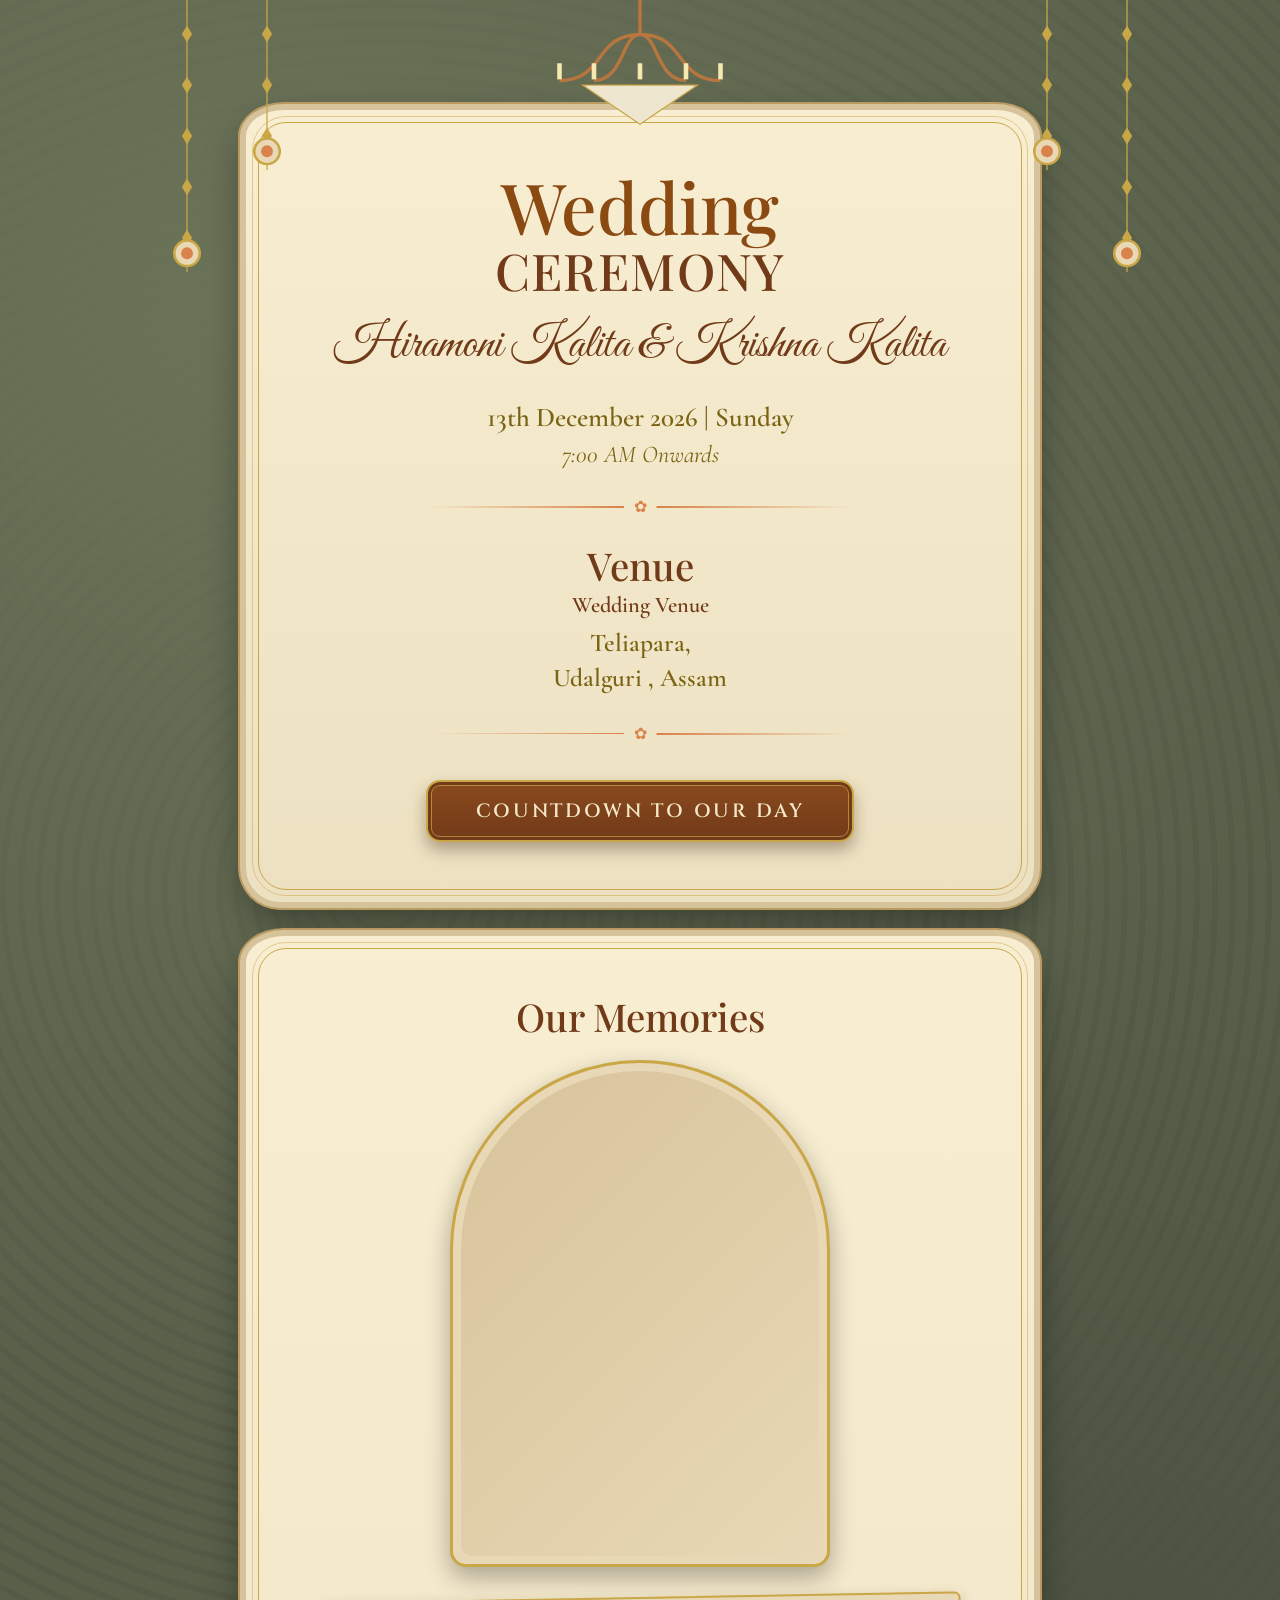
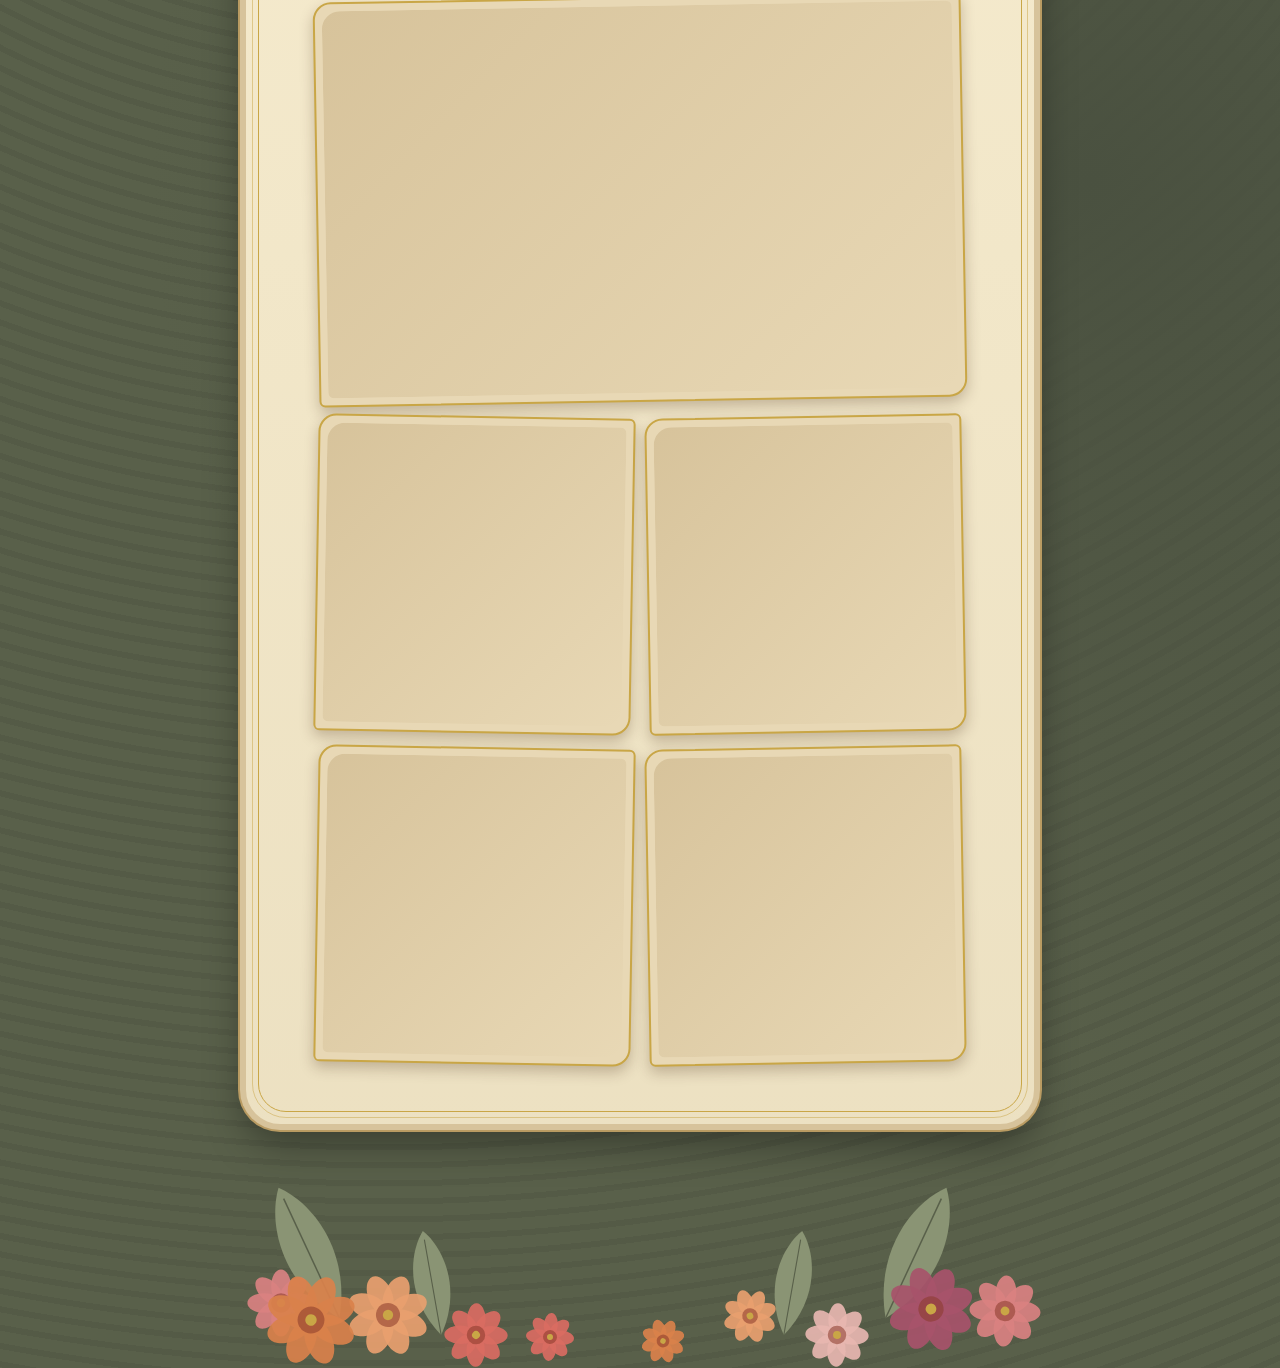
<file: index.html>
<!DOCTYPE html>
<html lang="en"><head><meta charset="utf-8"><meta name="viewport" content="width=device-width,initial-scale=1">
<title>Wedding Invitation</title><link rel="preconnect" href="https://fonts.googleapis.com"><link href="https://fonts.googleapis.com/css2?family=Cinzel:wght@500;600&family=Cormorant+Garamond:ital,wght@0,500;0,600;1,500&family=Great+Vibes&family=Playfair+Display:wght@500&display=swap" rel="stylesheet"><link rel="stylesheet" href="style.css"></head>
<body><div id="decor" aria-hidden="true"></div>
<main class="wrap">
<section class="card reveal">
<h1>Wedding <span>CEREMONY</span></h1>
<p class="names"><span data-w="bride"></span> &amp; <span data-w="groom"></span></p>
<p class="date" data-w="date"></p><p class="time" data-w="time"></p>
<div class="divider" aria-hidden="true">✿</div>
<h2>Venue</h2><p class="venue-name" data-w="venue"></p><p class="addr" data-w="address"></p>
<div class="divider" aria-hidden="true">✿</div>
<a class="btn" href="countdown.html">COUNTDOWN TO OUR DAY</a>
</section>
<section class="card album" aria-labelledby="mem">
<h2 id="mem">Our Memories</h2>
<div class="couple"><img src="images/couple.webp" alt="Our couple portrait" width="963" height="1157" fetchpriority="high" decoding="async"></div>
<div class="grid">
<figure class="frame"><img src="images/photo1.webp" alt="Wedding photo 1" width="736" height="523" loading="lazy" decoding="async"></figure>
<figure class="frame"><img src="images/photo2.webp" alt="Wedding photo 2" width="1080" height="1452" loading="lazy" decoding="async"></figure>
<figure class="frame"><img src="images/photo3.webp" alt="Wedding photo 3" width="1224" height="1224" loading="lazy" decoding="async"></figure>
<figure class="frame"><img src="images/photo4.webp" alt="Wedding photo 4" width="780" height="1040" loading="lazy" decoding="async"></figure>
<figure class="frame"><img src="images/photo5.webp" alt="Wedding photo 5" width="577" height="657" loading="lazy" decoding="async"></figure>

</div></section></main>
<div id="floral" class="floral" aria-hidden="true"></div>
<script src="countdown.js"></script></body></html>
</file>
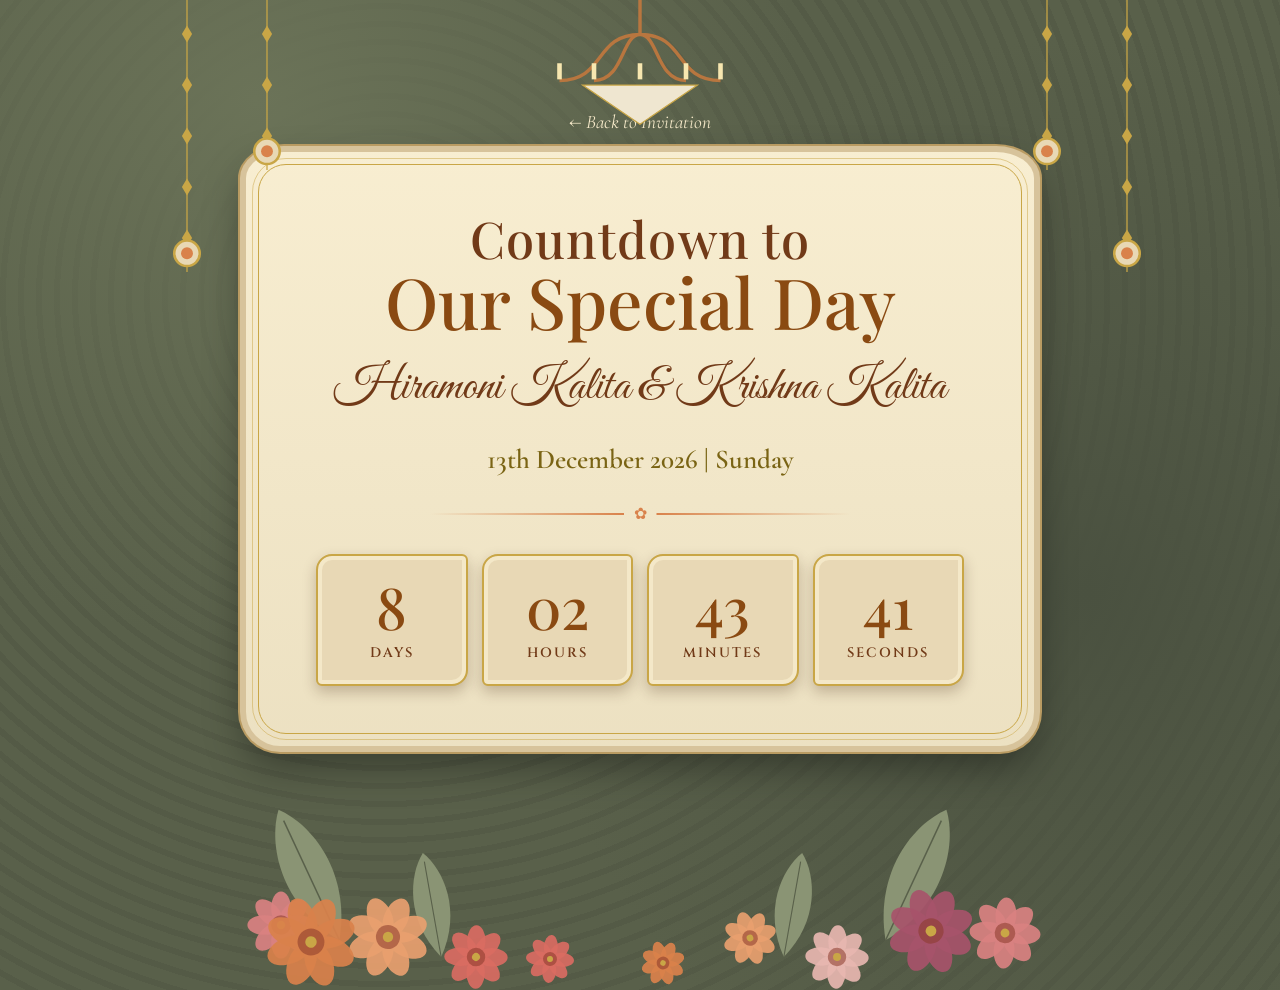
<file: countdown.html>
<!DOCTYPE html>
<html lang="en"><head><meta charset="utf-8"><meta name="viewport" content="width=device-width,initial-scale=1">
<title>Countdown to Our Special Day</title><link rel="preconnect" href="https://fonts.googleapis.com"><link href="https://fonts.googleapis.com/css2?family=Cinzel:wght@500;600&family=Cormorant+Garamond:ital,wght@0,500;0,600;1,500&family=Great+Vibes&family=Playfair+Display:wght@500&display=swap" rel="stylesheet"><link rel="stylesheet" href="style.css"></head>
<body><div id="decor" aria-hidden="true"></div>
<main class="wrap">
<a class="back" href="index.html">← Back to Invitation</a>
<section class="card reveal">
<h1><span>Countdown to</span>Our Special Day</h1>
<p class="names"><span data-w="bride"></span> &amp; <span data-w="groom"></span></p>
<p class="date" data-w="date"></p>
<div class="divider" aria-hidden="true">✿</div>
<div class="timer" id="timer" role="timer" aria-live="off">
<div class="unit"><b id="days">0</b><small>DAYS</small></div>
<div class="unit"><b id="hours">00</b><small>HOURS</small></div>
<div class="unit"><b id="minutes">00</b><small>MINUTES</small></div>
<div class="unit"><b id="seconds">00</b><small>SECONDS</small></div>
</div></section></main>
<div id="floral" class="floral" aria-hidden="true"></div>
<script src="countdown.js"></script></body></html>
</file>
<file: style.css>
:root{--cream:#F4E8C8;--parch:#E8D8B5;--sage:#59604A;--forest:#414936;--brown:#713A18;--gold:#C9A646;--orange:#D9824B;--beige:#D7C39B}
*{box-sizing:border-box;margin:0}
html{scroll-behavior:smooth}
body{font-family:"Cormorant Garamond",Georgia,serif;color:var(--brown);min-height:100vh;overflow-x:hidden;position:relative;
 background:radial-gradient(circle at 20% 10%,#6b7358 0,transparent 40%),radial-gradient(circle at 85% 60%,#4a5140 0,transparent 45%),
 repeating-radial-gradient(circle at 30% 30%,rgba(0,0,0,.06) 0 6px,transparent 6px 18px),var(--sage)}
#decor{position:absolute;inset:0 0 auto 0;height:420px;pointer-events:none;z-index:3;max-width:1000px;margin:auto}
.strand{position:absolute;top:0;transform-origin:top center;animation:sway 6s ease-in-out infinite alternate}
.strand svg{width:100%}
.chandelier{position:absolute;left:50%;top:0;width:clamp(150px,28vw,230px);transform:translateX(-50%);z-index:1}
@keyframes sway{from{transform:rotate(-1.8deg)}to{transform:rotate(1.8deg)}}
.wrap{position:relative;z-index:2;max-width:820px;margin:0 auto;padding:110px 16px 40px}
.card{position:relative;background:linear-gradient(rgba(255,248,225,.35),rgba(0,0,0,.03)),var(--cream);border-radius:38px 38px 34px 34px/26px 26px 34px 34px;padding:clamp(28px,6vw,60px) clamp(22px,7vw,70px);text-align:center;
 box-shadow:0 0 0 6px var(--beige),0 0 0 8px #b99b62,0 18px 40px rgba(0,0,0,.4);margin-bottom:34px}
.card::before{content:"";position:absolute;inset:12px;border:1.5px solid var(--gold);border-radius:28px;outline:1px solid rgba(201,166,70,.5);outline-offset:5px;pointer-events:none}
h1,h2{font-family:"Playfair Display",Georgia,serif;font-weight:500;line-height:1.05}
h1{font-size:clamp(2.6rem,9vw,4.4rem);color:#8a4a12}
h1 span{display:block;font-size:.72em;letter-spacing:.02em;color:var(--brown)}
.names{font-family:"Great Vibes",cursive;font-size:clamp(2rem,7vw,3rem);margin:18px 0 6px;color:var(--brown)}
.date{font-size:clamp(1.15rem,4.4vw,1.7rem);color:#7a6414;margin-top:26px;font-weight:600}
.time{font-size:clamp(1.1rem,4vw,1.5rem);margin-top:6px;color:#7a6414;font-style:italic}
.divider{display:flex;align-items:center;gap:10px;margin:28px auto;max-width:420px;color:var(--orange)}
.divider::before,.divider::after{content:"";flex:1;height:1.5px;background:linear-gradient(90deg,transparent,var(--orange))}
.divider::after{transform:scaleX(-1)}
h2{font-size:clamp(1.7rem,6vw,2.4rem)}
.venue-name{font-size:1.4rem;margin-top:6px;font-weight:600}
.addr{font-size:clamp(1.15rem,4.2vw,1.6rem);color:#7a6414;font-weight:600;margin-top:8px;line-height:1.35}
.btn{display:inline-block;margin-top:8px;padding:16px clamp(24px,6vw,48px);font:600 clamp(.95rem,3.4vw,1.2rem) "Cinzel",Georgia,serif;letter-spacing:.14em;text-decoration:none;color:var(--cream);
 background:linear-gradient(180deg,#8a4a1e,var(--brown));border:2px solid var(--gold);border-radius:14px;box-shadow:inset 0 0 0 3px var(--brown),inset 0 0 0 4px rgba(201,166,70,.7),0 8px 16px rgba(60,30,10,.35);transition:transform .3s,box-shadow .3s}
.btn:hover,.btn:focus-visible{transform:translateY(-4px);box-shadow:inset 0 0 0 3px var(--brown),inset 0 0 0 4px var(--gold),0 14px 22px rgba(60,30,10,.4);outline:none}
.btn:focus-visible{outline:3px solid var(--gold);outline-offset:4px}
.album{margin-top:10px}
.couple{width:min(100%,380px);aspect-ratio:3/4;margin:24px auto 30px;border:3px solid var(--gold);padding:8px;background:var(--parch);border-radius:190px 190px 16px 16px;box-shadow:0 10px 24px rgba(0,0,0,.3)}
.grid{display:grid;grid-template-columns:repeat(2,1fr);gap:14px;margin-top:22px}
.frame{background:var(--parch);border:2px solid var(--gold);padding:7px;border-radius:18px 6px 18px 6px;box-shadow:0 6px 14px rgba(60,30,10,.25);transition:transform .35s;aspect-ratio:1;overflow:hidden}
.frame:nth-child(1){grid-column:span 2;aspect-ratio:16/10}
.frame:nth-child(even){transform:rotate(1deg)}.frame:nth-child(odd){transform:rotate(-1deg)}
.frame:hover{transform:translateY(-5px) rotate(0)}
.frame img,.couple img{width:100%;height:100%;object-fit:cover;display:block;border-radius:inherit;background:linear-gradient(135deg,var(--beige),var(--parch))}
.couple img{border-radius:180px 180px 10px 10px}
.floral{position:relative;height:200px;margin:-30px auto 0;max-width:820px;overflow:hidden;z-index:2}
.fl{position:absolute;height:auto}.leaf{width:auto}
.fl:not(.leaf){animation:float 7s ease-in-out infinite alternate}
@keyframes float{to{translate:0 -6px}}
.back{display:block;text-align:center;color:var(--cream);font:italic 1.2rem "Cormorant Garamond",serif;margin:0 0 18px;text-decoration:none}
.back:hover{color:var(--gold)}
.timer{display:grid;grid-template-columns:repeat(4,1fr);gap:14px;margin-top:30px}
.unit{background:var(--parch);border:2px solid var(--gold);border-radius:16px 6px 16px 6px;padding:22px 6px;box-shadow:inset 0 0 0 4px var(--cream),0 6px 14px rgba(60,30,10,.25)}
.unit b{display:block;font:500 clamp(2.2rem,7vw,3.6rem)/1 "Playfair Display",serif;color:#8a4a12}
.unit small{display:block;margin-top:8px;font:600 clamp(.6rem,2vw,.85rem) "Cinzel",serif;letter-spacing:.15em}
.over{grid-column:1/-1;font:500 2.2rem "Playfair Display",serif}
.reveal{animation:rise 1.1s ease both}
@keyframes rise{from{opacity:0;transform:translateY(18px)}}
@media(max-width:560px){.timer{grid-template-columns:repeat(2,1fr)}.wrap{padding-top:90px}.strand:nth-child(2),.strand:nth-child(3){display:none}}
@media(prefers-reduced-motion:reduce){*{animation:none!important}}


/* Performance optimizations */
.album {
  content-visibility: auto;
  contain-intrinsic-size: 1px 1100px;
}
.floral {
  contain: layout paint;
}
.frame img, .couple img {
  content-visibility: auto;
}
@media (max-width: 600px) {
  /* Reduce continuous GPU/CPU work on phones while keeping the design intact. */
  .strand,
  .fl:not(.leaf) {
    animation: none !important;
  }
  .reveal {
    animation-duration: .45s;
  }
  .frame {
    transition: none;
    box-shadow: 0 4px 10px rgba(60,30,10,.18);
  }
  .card {
    box-shadow: 0 0 0 5px var(--beige), 0 0 0 7px #b99b62, 0 12px 26px rgba(0,0,0,.28);
  }
  .btn {
    transition: none;
  }
  .frame:hover, .btn:hover {
    transform: none;
  }
}
</file>
